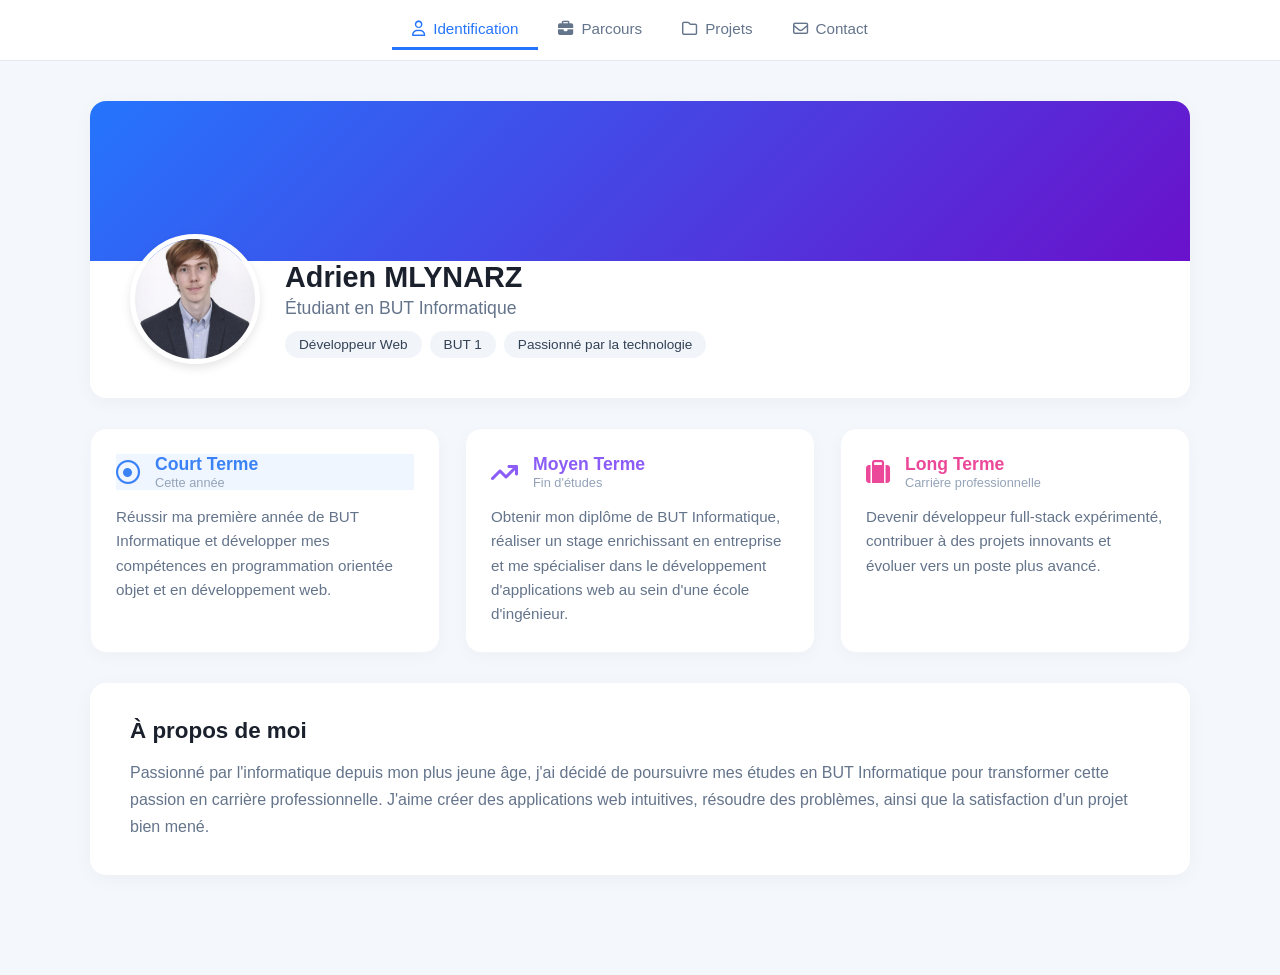
<file: index.html>
<!DOCTYPE html>
<html lang="fr">
<head>
    <meta charset="UTF-8">
    <meta name="viewport" content="width=device-width, initial-scale=1.0">
    <title>Portfolio - Jean Dupont</title>
    <link rel="stylesheet" href="style.css">
    <link rel="stylesheet" href="https://cdnjs.cloudflare.com/ajax/libs/font-awesome/6.4.0/css/all.min.css">
</head>
<body>

    <nav class="navbar">
        <a href="#" class="nav-item active"><i class="fa-regular fa-user"></i> Identification</a>
        <a href="parcours.html" class="nav-item"><i class="fa-solid fa-briefcase"></i> Parcours</a>
        <a href="projets.html" class="nav-item"><i class="fa-regular fa-folder"></i> Projets</a>
        <a href="contact.html" class="nav-item"><i class="fa-regular fa-envelope"></i> Contact</a>
    </nav>

    <main class="container">

        <header class="profile-card">
            <div class="banner"></div>
            <div class="profile-content">
                <div class="avatar-container">
                    <img src="additional/PFP.png" alt="Photo de Adrien" class="avatar">
                </div>
                <div class="profile-text">
                    <h1>Adrien MLYNARZ</h1>
                    <p class="subtitle">Étudiant en BUT Informatique</p>
                    <div class="tags">
                        <span class="tag">Développeur Web</span>
                        <span class="tag">BUT 1</span>
                        <span class="tag">Passionné par la technologie</span>
                    </div>
                </div>
            </div>
        </header>

        <section class="goals-grid">
            
            <div class="card">
                <div class="card-header text-blue">
                    <i class="fa-regular fa-circle-dot"></i>
                    <div>
                        <h3>Court Terme</h3>
                        <span class="timeframe">Cette année</span>
                    </div>
                </div>
                <p>Réussir ma première année de BUT Informatique et développer mes compétences en programmation orientée objet et en développement web.</p>
            </div>

            <div class="card">
                <div class="card-header text-purple">
                    <i class="fa-solid fa-arrow-trend-up"></i>
                    <div>
                        <h3>Moyen Terme</h3>
                        <span class="timeframe">Fin d'études</span>
                    </div>
                </div>
                <p>Obtenir mon diplôme de BUT Informatique, réaliser un stage enrichissant en entreprise et me spécialiser dans le développement d'applications web au sein d'une école d'ingénieur.</p>
            </div>

            <div class="card">
                <div class="card-header text-pink">
                    <i class="fa-solid fa-suitcase"></i>
                    <div>
                        <h3>Long Terme</h3>
                        <span class="timeframe">Carrière professionnelle</span>
                    </div>
                </div>
                <p>Devenir développeur full-stack expérimenté, contribuer à des projets innovants et évoluer vers un poste plus avancé.</p>
            </div>

        </section>

        <section class="about-section">
            <h2>À propos de moi</h2>
            <p>Passionné par l'informatique depuis mon plus jeune âge, j'ai décidé de poursuivre mes études en BUT Informatique pour transformer cette passion en carrière professionnelle. J'aime créer des applications web intuitives, résoudre des problèmes, ainsi que la satisfaction d'un projet bien mené.</p>
        </section>

    </main>

</body>
</html>
</file>
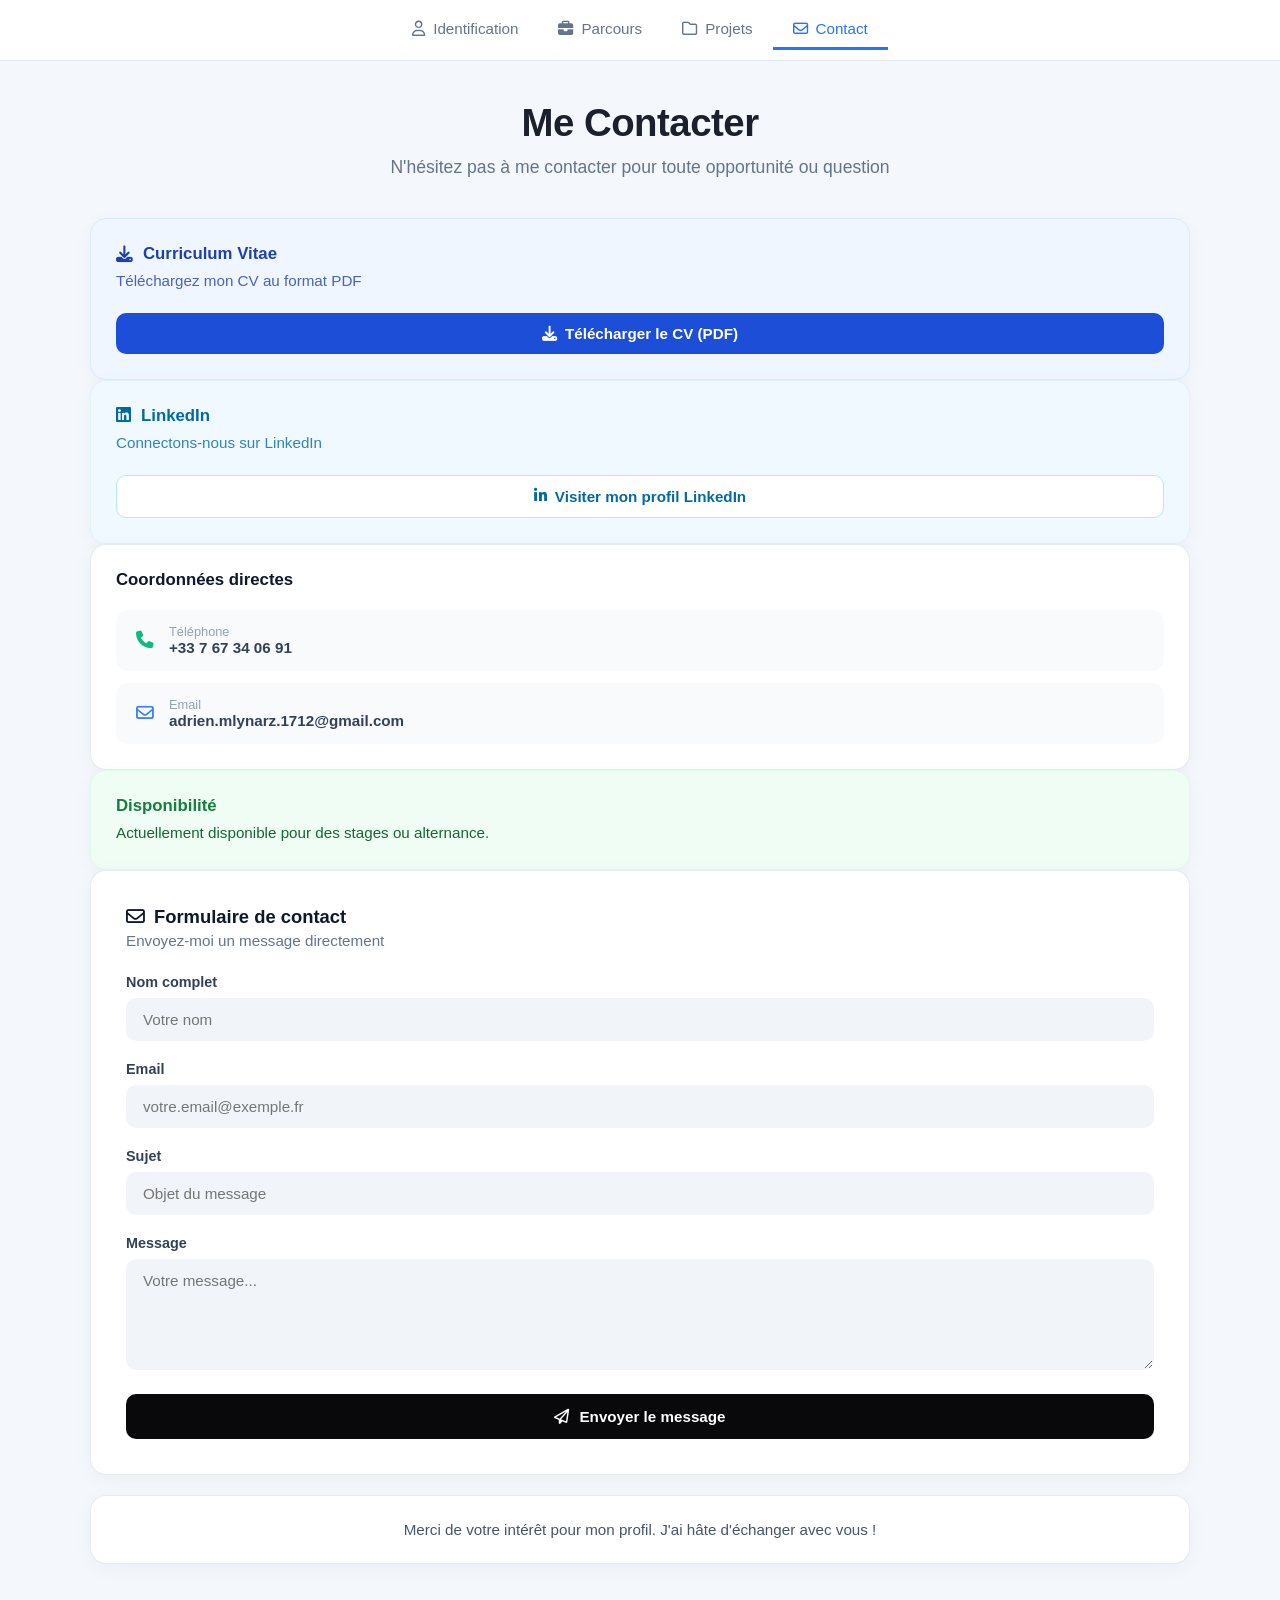
<file: contact.html>
<!DOCTYPE html>
<html lang="fr">
<head>
    <meta charset="UTF-8">
    <meta name="viewport" content="width=device-width, initial-scale=1.0">
    <title>Contact - Portfolio</title>
    <link rel="stylesheet" href="style.css">
    <link rel="stylesheet" href="https://cdnjs.cloudflare.com/ajax/libs/font-awesome/6.4.0/css/all.min.css">
</head>
<body>

    <nav class="navbar">
        <a href="index.html" class="nav-item"><i class="fa-regular fa-user"></i> Identification</a>
        <a href="parcours.html" class="nav-item"><i class="fa-solid fa-briefcase"></i> Parcours</a>
        <a href="projets.html" class="nav-item"><i class="fa-regular fa-folder"></i> Projets</a>
        <a href="#" class="nav-item active"><i class="fa-regular fa-envelope"></i> Contact</a>
    </nav>

    <main class="container">
        
        <header class="page-header">
            <h1>Me Contacter</h1>
            <p>N'hésitez pas à me contacter pour toute opportunité ou question</p>
        </header>

        <div class="contact-layout">
            
            <div class="info-card blue-theme">
                <h3><i class="fa-solid fa-download"></i> Curriculum Vitae</h3>
                <p>Téléchargez mon CV au format PDF</p>
                <a href="additional/MLYNARZAdrien_CV.pdf" target="_blank" class="btn btn-blue"><i class="fa-solid fa-download"></i> Télécharger le CV (PDF)</a>
            </div>

            <div class="info-card sky-theme">
                <h3><i class="fa-brands fa-linkedin"></i> LinkedIn</h3>
                <p>Connectons-nous sur LinkedIn</p>
                <a href="https://www.linkedin.com/in/adrien-mlynarz-b560553a9/" target="_blank" class="btn btn-outline-sky"><i class="fa-brands fa-linkedin-in"></i> Visiter mon profil LinkedIn</a>
            </div>

            <div class="info-card coords-card">
                <h3>Coordonnées directes</h3>
                
                <div class="coord-item">
                    <i class="fa-solid fa-phone icon-phone"></i>
                    <div>
                        <span class="label">Téléphone</span>
                        <span class="value">+33 7 67 34 06 91</span>
                    </div>
                </div>

                <div class="coord-item">
                    <i class="fa-regular fa-envelope icon-email"></i>
                    <div>
                        <span class="label">Email</span>
                        <span class="value">adrien.mlynarz.1712@gmail.com</span>
                    </div>
                </div>
            </div>

            <div class="info-card green-theme">
                <h3>Disponibilité</h3>
                <p>Actuellement disponible pour des stages ou alternance.</p>
            </div>

        </div>

        <section class="form-card">
                <h2><i class="fa-regular fa-envelope"></i> Formulaire de contact</h2>
                <p class="form-subtitle">Envoyez-moi un message directement</p>

                <form action="mailto:adrien.mlynarz.1712@gmail.com" method="post" enctype="text/plain">
                    <div class="form-group">
                        <label for="name">Nom complet</label>
                        <input type="text" id="name" placeholder="Votre nom" required>
                    </div>

                    <div class="form-group">
                        <label for="email">Email</label>
                        <input type="email" id="email" placeholder="votre.email@exemple.fr" required>
                    </div>

                    <div class="form-group">
                        <label for="subject">Sujet</label>
                        <input type="text" id="subject" placeholder="Objet du message" required>
                    </div>

                    <div class="form-group">
                        <label for="message">Message</label>
                        <textarea id="message" rows="5" placeholder="Votre message..." required></textarea>
                    </div>

                    <button type="submit" class="btn-submit">
                        <i class="fa-regular fa-paper-plane"></i> Envoyer le message
                    </button>
                </form>
            </section>


        <footer class="contact-footer">
            <p>Merci de votre intérêt pour mon profil. J'ai hâte d'échanger avec vous !</p>
        </footer>

    </main>

</body>
</html>
</file>
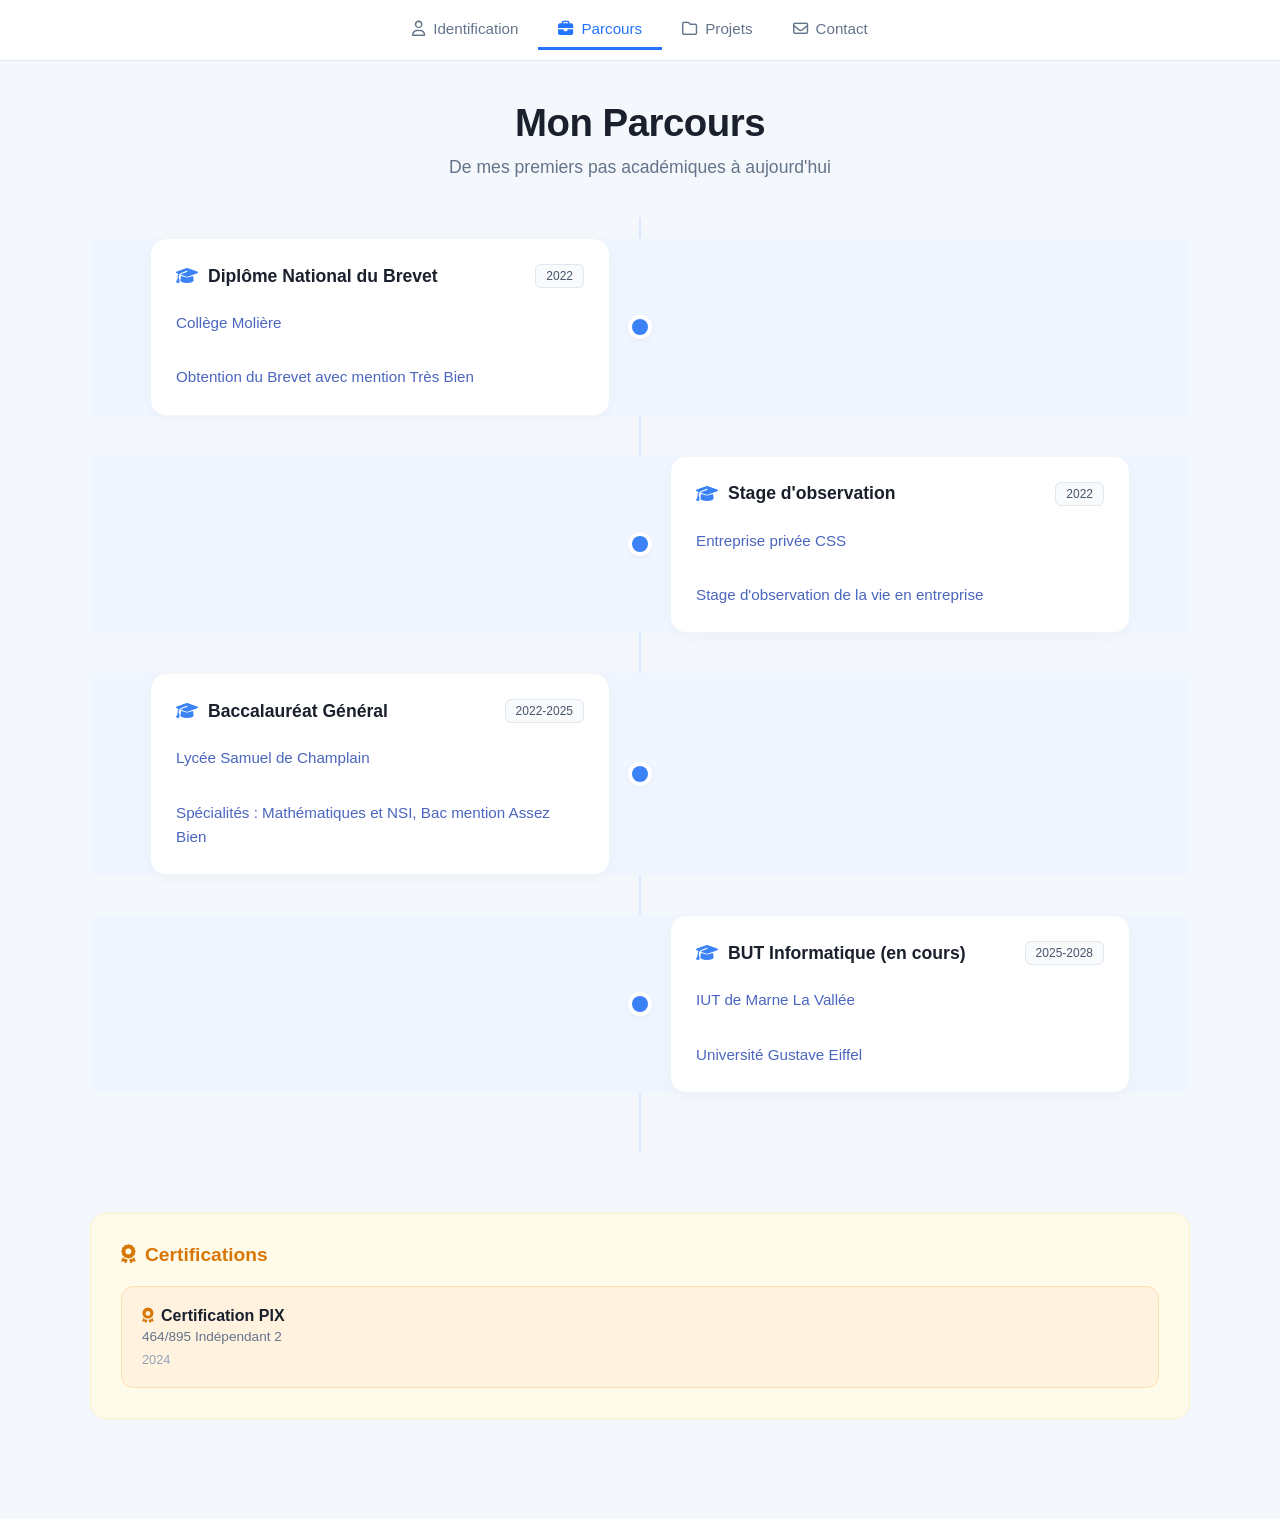
<file: parcours.html>
<!DOCTYPE html>
<html lang="fr">
<head>
    <meta charset="UTF-8">
    <meta name="viewport" content="width=device-width, initial-scale=1.0">
    <title>Mon Parcours - Portfolio</title>
    <link rel="stylesheet" href="style.css">
    <link rel="stylesheet" href="https://cdnjs.cloudflare.com/ajax/libs/font-awesome/6.4.0/css/all.min.css">
</head>
<body>

    <nav class="navbar">
        <a href="index.html" class="nav-item"><i class="fa-regular fa-user"></i> Identification</a>
        <a href="#" class="nav-item active"><i class="fa-solid fa-briefcase"></i> Parcours</a>
        <a href="projets.html" class="nav-item"><i class="fa-regular fa-folder"></i> Projets</a>
        <a href="contact.html" class="nav-item"><i class="fa-regular fa-envelope"></i> Contact</a>
    </nav>

    <main class="container">
        
        <header class="page-header">
            <h1>Mon Parcours</h1>
            <p>De mes premiers pas académiques à aujourd'hui</p>
        </header>

        <section class="timeline">
            
            <div class="timeline-item left blue-theme">
                <div class="timeline-dot"></div>
                <div class="card">
                    <div class="card-title-row">
                        <h2><i class="fa-solid fa-graduation-cap"></i> Diplôme National du Brevet</h2>
                        <span class="badge-year">2022</span>
                    </div>
                    <p class="institution">Collège Molière</p>
                    <p class="description">Obtention du Brevet avec mention Très Bien</p>
                </div>
            </div>
            
            <div class="timeline-item right blue-theme">
                <div class="timeline-dot"></div>
                <div class="card">
                    <div class="card-title-row">
                        <h2><i class="fa-solid fa-graduation-cap"></i> Stage d'observation</h2>
                        <span class="badge-year">2022</span>
                    </div>
                    <p class="institution">Entreprise privée CSS</p>
                    <p class="description">Stage d'observation de la vie en entreprise</p>
                </div>
            </div>

            <div class="timeline-item left blue-theme">
                <div class="timeline-dot"></div>
                <div class="card">
                    <div class="card-title-row">
                        <h2><i class="fa-solid fa-graduation-cap"></i> Baccalauréat Général</h2>
                        <span class="badge-year">2022-2025</span>
                    </div>
                    <p class="institution">Lycée Samuel de Champlain</p>
                    <p class="description">Spécialités : Mathématiques et NSI, Bac mention Assez Bien</p>
                </div>
            </div>

            <div class="timeline-item right blue-theme">
                <div class="timeline-dot"></div>
                <div class="card">
                    <div class="card-title-row">
                        <h2><i class="fa-solid fa-graduation-cap"></i> BUT Informatique (en cours)</h2>
                        <span class="badge-year">2025-2028</span>
                    </div>
                    <p class="institution">IUT de Marne La Vallée</p>
                    <p class="description">Université Gustave Eiffel</p>
                </div>
            </div>

        </section>

        <section class="certifications-section">
            <h2 class="section-title"><i class="fa-solid fa-award"></i> Certifications</h2>
            
            <div class="certifications-grid">
                
                <div class="certif-card">
                    <h3><i class="fa-solid fa-award"></i> Certification PIX</h3>
                    <p class="subtitle">464/895 Indépendant 2</p>
                    <p class="year">2024</p>
                </div>

            </div>
        </section>

    </main>

</body>
</html>
</file>
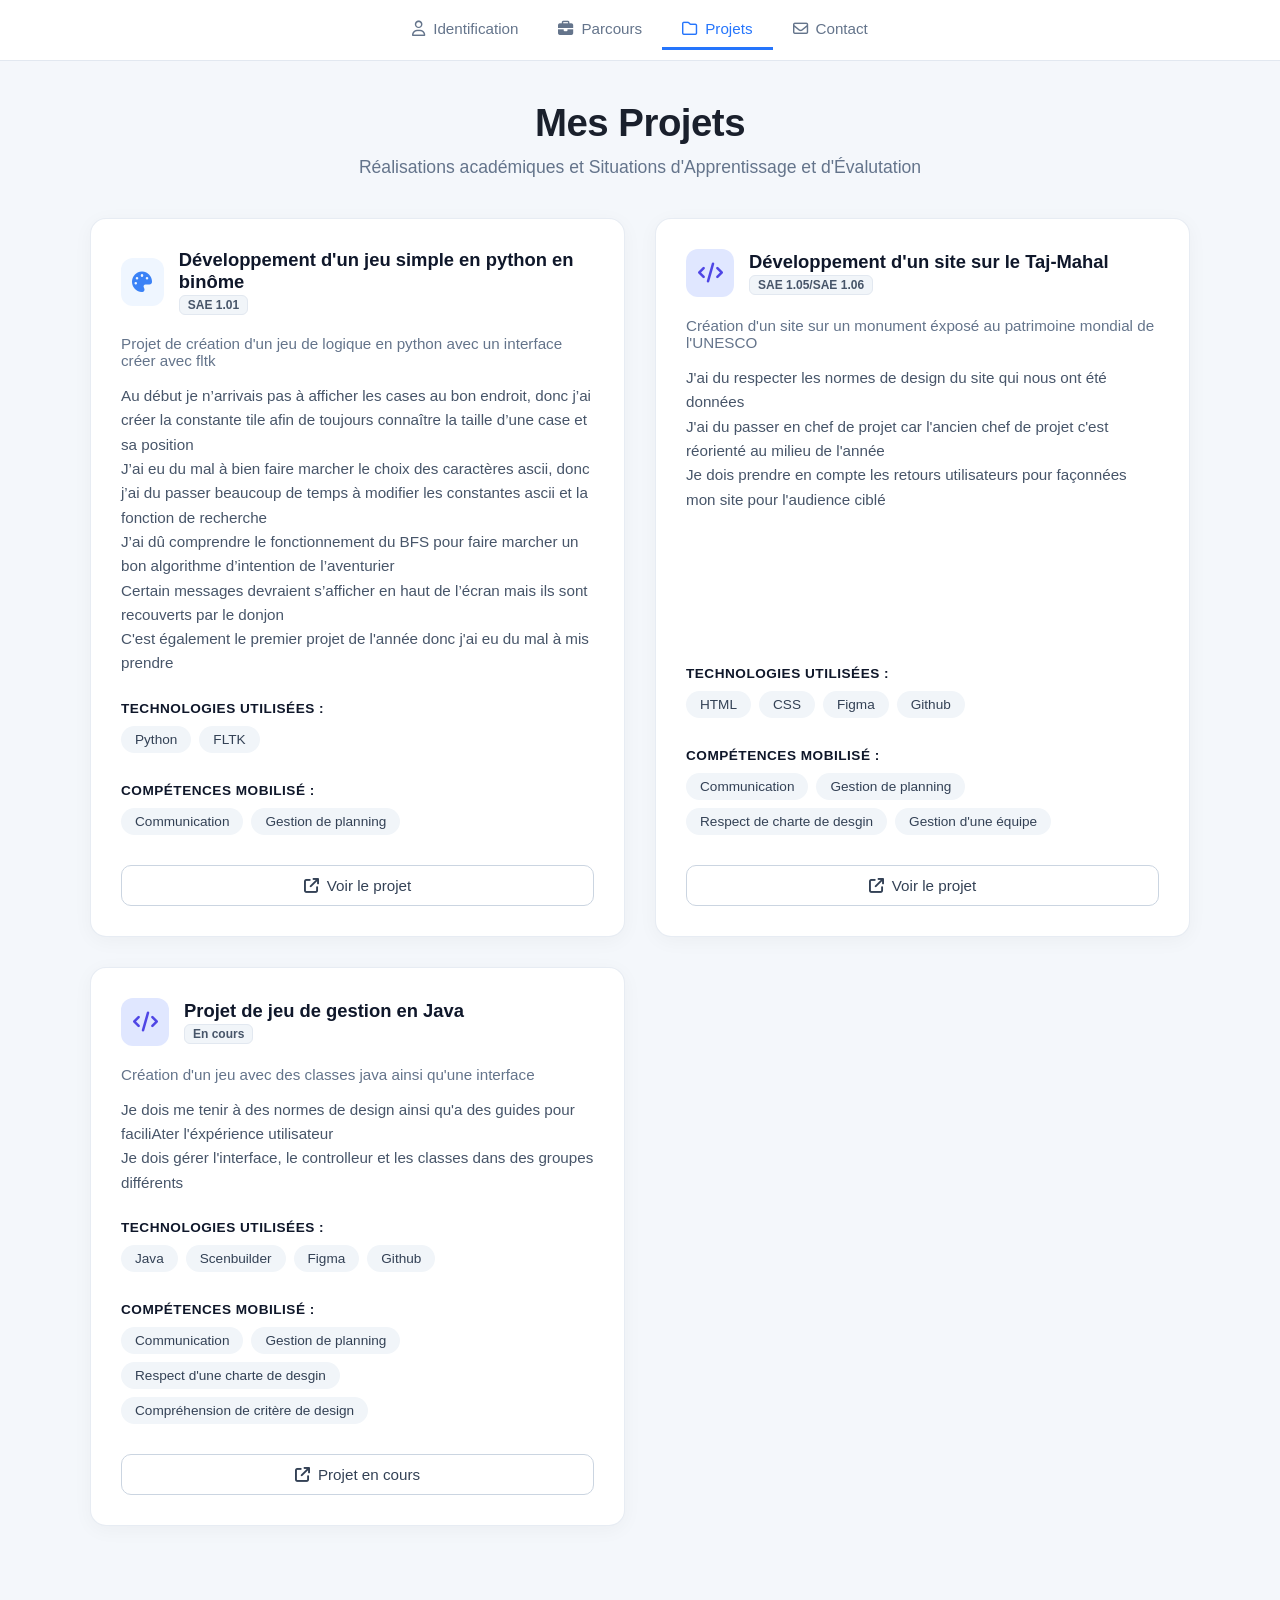
<file: projets.html>
<!DOCTYPE html>
<html lang="fr">
<head>
    <meta charset="UTF-8">
    <meta name="viewport" content="width=device-width, initial-scale=1.0">
    <title>Mes Projets - Portfolio</title>
    <link rel="stylesheet" href="style.css">
    <link rel="stylesheet" href="https://cdnjs.cloudflare.com/ajax/libs/font-awesome/6.4.0/css/all.min.css">
</head>
<body>

    <nav class="navbar">
        <a href="index.html" class="nav-item"><i class="fa-regular fa-user"></i> Identification</a>
        <a href="parcours.html" class="nav-item"><i class="fa-solid fa-briefcase"></i> Parcours</a>
        <a href="#" class="nav-item active"><i class="fa-regular fa-folder"></i> Projets</a>
        <a href="contact.html" class="nav-item"><i class="fa-regular fa-envelope"></i> Contact</a>
    </nav>

    <main class="container">
        
        <header class="page-header">
            <h1>Mes Projets</h1>
            <p>Réalisations académiques et Situations d'Apprentissage et d'Évalutation</p>
        </header>

        <section class="projects-grid">
            
            <div class="project-card">
                <div class="project-header">
                    <div class="icon-wrapper text-blue">
                        <i class="fa-solid fa-palette"></i>
                    </div>
                    <div>
                        <h2>Développement d'un jeu simple en python en binôme</h2>
                        <span class="sae-badge">SAE 1.01</span>
                    </div>
                </div>
                
                <p class="project-tagline">Projet de création d'un jeu de logique en python avec un interface créer avec fltk</p>
                <p class="project-desc">Au début je n’arrivais pas à afficher les cases au bon endroit, donc j’ai créer la constante tile afin de toujours connaître la taille d’une case et sa position<br>
                    J’ai eu du mal à bien faire marcher le choix des caractères ascii, donc j’ai du passer beaucoup de temps à modifier les constantes ascii et la fonction de recherche<br>
                    J’ai dû comprendre le fonctionnement du BFS pour faire marcher un bon algorithme d’intention de l’aventurier<br>
                    Certain messages devraient s’afficher en haut de l’écran mais ils sont recouverts par le donjon<br>
                    C'est également le premier projet de l'année donc j'ai eu du mal à mis prendre

                </p>
                
                <div class="tech-section">
                    <h3>Technologies utilisées :</h3>
                    <div class="tags">
                        <span class="tag">Python</span>
                        <span class="tag">FLTK</span>
                    </div>
                </div>
                <div class="tech-section">
                    <h3>Compétences mobilisé :</h3>
                    <div class="tags">
                        <span class="tag">Communication</span>
                        <span class="tag">Gestion de planning</span>
                    </div>
                </div>

                <a href="https://github.com/Rotaura/wall_is_you" target="_blank" class="btn-project"><i class="fa-solid fa-arrow-up-right-from-square"></i> Voir le projet</a>
            </div>

            <div class="project-card">
                <div class="project-header">
                    <div class="icon-wrapper text-indigo">
                        <i class="fa-solid fa-code"></i>
                    </div>
                    <div>
                        <h2>Développement d'un site sur le Taj-Mahal</h2>
                        <span class="sae-badge">SAE 1.05/SAE 1.06</span>
                    </div>
                </div>
                
                <p class="project-tagline">Création d'un site sur un monument éxposé au patrimoine mondial de l'UNESCO</p>
                <p class="project-desc">J'ai du respecter les normes de design du site qui nous ont été données<br>
                    J'ai du passer en chef de projet car l'ancien chef de projet c'est réorienté au milieu de l'année<br>
                    Je dois prendre en compte les retours utilisateurs pour façonnées mon site pour l'audience ciblé
                </p>
                
                <div class="tech-section">
                    <h3>Technologies utilisées :</h3>
                    <div class="tags">
                        <span class="tag">HTML</span>
                        <span class="tag">CSS</span>
                        <span class="tag">Figma</span>
                        <span class="tag">Github</span>
                    </div>
                </div>
                <div class="tech-section">
                    <h3>Compétences mobilisé :</h3>
                    <div class="tags">
                        <span class="tag">Communication</span>
                        <span class="tag">Gestion de planning</span>
                        <span class="tag">Respect de charte de desgin</span>
                        <span class="tag">Gestion d'une équipe</span>
                    </div>
                </div>

                <a href="https://rotaura.github.io/TajMahal-MCN/" target="_blank" class="btn-project"><i class="fa-solid fa-arrow-up-right-from-square"></i> Voir le projet</a>
            </div>

            <div class="project-card">
                <div class="project-header">
                    <div class="icon-wrapper text-indigo">
                        <i class="fa-solid fa-code"></i>
                    </div>
                    <div>
                        <h2>Projet de jeu de gestion en Java</h2>
                        <span class="sae-badge">En cours</span>
                    </div>
                </div>
                
                <p class="project-tagline">Création d'un jeu avec des classes java ainsi qu'une interface</p>
                <p class="project-desc">Je dois me tenir à des normes de design ainsi qu'a des guides pour faciliAter l'éxpérience utilisateur<br>
                Je dois gérer l'interface, le controlleur et les classes dans des groupes différents
                </p>
                
                <div class="tech-section">
                    <h3>Technologies utilisées :</h3>
                    <div class="tags">
                        <span class="tag">Java</span>
                        <span class="tag">Scenbuilder</span>
                        <span class="tag">Figma</span>
                        <span class="tag">Github</span>
                    </div>
                </div>
                <div class="tech-section">
                    <h3>Compétences mobilisé :</h3>
                    <div class="tags">
                        <span class="tag">Communication</span>
                        <span class="tag">Gestion de planning</span>
                        <span class="tag">Respect d'une charte de desgin</span>
                        <span class="tag">Compréhension de critère de design</span>

                    </div>
                </div>


                

                <a href="#" onclick="return false;" class="btn-project"><i class="fa-solid fa-arrow-up-right-from-square"></i> Projet en cours</a>
            </div>






        </section>
    </main>

</body>
</html>
</file>
<file: style.css>
/* Variables de couleur et réinitialisation */
:root {
    --bg-color: #f4f7fb;
    --card-bg: #ffffff;
    --text-main: #333333;
    --text-muted: #666666;
    --primary-gradient: linear-gradient(135deg, #2575fc 0%, #6a11cb 100%);
    --border-radius: 16px;
    --shadow: 0 4px 20px rgba(0, 0, 0, 0.05);
}

* {
    box-sizing: border-box;
    margin: 0;
    padding: 0;
    font-family: 'Segoe UI', Tahoma, Geneva, Verdana, sans-serif;
}

body {
    background-color: var(--bg-color);
    color: var(--text-main);
    padding-bottom: 50px;
}

/* Barre de Navigation */
.navbar {
    display: flex;
    justify-content: center;
    background-color: var(--card-bg);
    border-bottom: 1px solid #e2e8f0;
    padding: 10px 0;
    position: sticky;
    top: 0;
    z-index: 100;
}

.nav-item {
    text-decoration: none;
    color: var(--text-muted);
    padding: 10px 20px;
    font-weight: 500;
    font-size: 0.95rem;
    display: flex;
    align-items: center;
    gap: 8px;
    border-bottom: 3px solid transparent;
    transition: all 0.3s ease;
}

.nav-item:hover, .nav-item.active {
    color: #2575fc;
    border-bottom-color: #2575fc;
}

/* Conteneur Principal */
.container {
    max-width: 1100px;
    margin: 40px auto;
    padding: 0 20px;
}

/* Carte de Profil Principal */
.profile-card {
    background-color: var(--card-bg);
    border-radius: var(--border-radius);
    overflow: hidden;
    box-shadow: var(--shadow);
    margin-bottom: 30px;
}

.banner {
    height: 160px;
    background: var(--primary-gradient);
}

.profile-content {
    display: flex;
    padding: 0 40px 30px 40px;
    position: relative;
    align-items: flex-end;
}

.avatar-container {
    margin-top: -60px;
    margin-right: 25px;
}

.avatar {
    width: 130px;
    height: 130px;
    border-radius: 50%;
    border: 5px solid var(--card-bg);
    object-fit: cover;
    box-shadow: 0 4px 10px rgba(0,0,0,0.1);
    background-color: #ccc;
}

.profile-text {
    margin-bottom: 10px;
}

.profile-text h1 {
    font-size: 1.8rem;
    color: #1a202c;
}

.subtitle {
    color: var(--text-muted);
    font-size: 1.1rem;
    margin: 4px 0 12px 0;
}

/* Badges / Tags */
.tags {
    display: flex;
    gap: 8px;
    flex-wrap: wrap;
}

.tag {
    background-color: #f1f5f9;
    color: #475569;
    padding: 6px 14px;
    border-radius: 20px;
    font-size: 0.85rem;
    font-weight: 500;
}

/* Grille d'objectifs (3 colonnes) */
.goals-grid {
    display: grid;
    grid-template-columns: repeat(auto-fit, minmax(300px, 1fr));
    gap: 25px;
    margin-bottom: 30px;
}

.card {
    background-color: var(--card-bg);
    border-radius: var(--border-radius);
    padding: 25px;
    box-shadow: var(--shadow);
    display: flex;
    flex-direction: column;
    gap: 15px;
}

.card-header {
    display: flex;
    align-items: center;
    gap: 15px;
}

.card-header i {
    font-size: 1.5rem;
}

.card-header h3 {
    font-size: 1.1rem;
    font-weight: 600;
}

.timeframe {
    font-size: 0.8rem;
    color: #94a3b8;
    display: block;
}

.card p {
    color: var(--text-muted);
    font-size: 0.95rem;
    line-height: 1.6;
}

/* Couleurs spécifiques aux icônes des objectifs */
.text-blue { color: #3b82f6; }
.text-purple { color: #8b5cf6; }
.text-pink { color: #ec4899; }

/* Section À Propos */
.about-section {
    background-color: var(--card-bg);
    border-radius: var(--border-radius);
    padding: 35px 40px;
    box-shadow: var(--shadow);
}

.about-section h2 {
    font-size: 1.4rem;
    margin-bottom: 15px;
    color: #1a202c;
}

.about-section p {
    color: var(--text-muted);
    line-height: 1.7;
    font-size: 1rem;
}

/* Adaptabilité Mobile (Responsiveness) */
@media (max-width: 768px) {
    .profile-content {
        flex-direction: column;
        align-items: center;
        text-align: center;
        padding: 0 20px 25px 20px;
    }

    .avatar-container {
        margin-right: 0;
        margin-bottom: 15px;
    }

    .tags {
        justify-content: center;
    }
    
    .navbar {
        font-size: 0.85rem;
    }
}


/* Variables globales de design */
:root {
    --bg-color: #f4f7fb;
    --card-bg: #ffffff;
    --text-main: #1a202c;
    --text-muted: #64748b;
    --timeline-line-color: #cbd5e1;
    
    /* Thèmes couleur */
    --blue-primary: #3b82f6;
    --green-primary: #10b981;
    --orange-primary: #d97706;
    --orange-bg: #fffbeb;
    --orange-border: #fef3c7;
}

* {
    box-sizing: border-box;
    margin: 0;
    padding: 0;
    font-family: 'Segoe UI', Tahoma, Geneva, Verdana, sans-serif;
}

body {
    background-color: var(--bg-color);
    color: var(--text-main);
    padding-bottom: 60px;
}

/* Barre de Navigation */
.navbar {
    display: flex;
    justify-content: center;
    background-color: var(--card-bg);
    border-bottom: 1px solid #e2e8f0;
    padding: 10px 0;
    position: sticky;
    top: 0;
    z-index: 100;
}

.nav-item {
    text-decoration: none;
    color: var(--text-muted);
    padding: 10px 20px;
    font-weight: 500;
    font-size: 0.95rem;
    display: flex;
    align-items: center;
    gap: 8px;
    border-bottom: 3px solid transparent;
    transition: all 0.3s ease;
}

.nav-item:hover, .nav-item.active {
    color: #2575fc;
    border-bottom-color: #2575fc;
}

/* Conteneur Principal */
.container {
    max-width: 1100px;
    margin: 40px auto;
    padding: 0 20px;
}

/* En-tête de la page */
.page-header {
    text-align: center;
    margin-bottom: 50px;
}

.page-header h1 {
    font-size: 2.2rem;
    font-weight: 600;
    margin-bottom: 10px;
}

.page-header p {
    color: var(--text-muted);
    font-size: 1.1rem;
}

/* --- SYSTEME DE LA FRISE (TIMELINE) --- */
.timeline {
    position: relative;
    margin: 0 auto;
    padding: 20px 0;
}

/* La ligne centrale */
.timeline::before {
    content: '';
    position: absolute;
    width: 2px;
    background-color: #dbeafe; /* Ligne bleu-violet très clair */
    top: 0;
    bottom: 0;
    left: 50%;
    transform: translateX(-50%);
}

/* Structure d'une ligne de la frise */
.timeline-item {
    display: grid;
    grid-template-columns: 1fr 1fr;
    gap: 60px;
    position: relative;
    margin-bottom: 40px;
    align-items: center;
}

/* Gestion de l'alignement Gauche / Droite */
.timeline-item.left .card {
    grid-column: 1;
    justify-self: end;
}

.timeline-item.right .card {
    grid-column: 2;
    justify-self: start;
}

/* Les puces (points) sur la ligne centrale */
.timeline-dot {
    position: absolute;
    width: 16px;
    height: 16px;
    border-radius: 50%;
    background-color: #fff;
    left: 50%;
    top: 50%;
    transform: translate(-50%, -50%);
    z-index: 2;
    box-shadow: 0 0 0 4px #fff, 0 2px 8px rgba(0,0,0,0.15);
}

/* Thèmes couleur des puces dynamiques */
.blue-theme .timeline-dot { background-color: var(--blue-primary); }
.green-theme .timeline-dot { background-color: var(--green-primary); }

/* Cartes d'affichage des événements */
.card {
    background-color: var(--card-bg);
    border-radius: 16px;
    padding: 25px;
    width: 100%;
    max-width: 460px;
    box-shadow: 0 4px 15px rgba(0, 0, 0, 0.03);
    border: 1px solid #f1f5f9;
    transition: transform 0.2s ease;
}

.card:hover {
    transform: translateY(-2px);
}

.card-title-row {
    display: flex;
    justify-content: space-between;
    align-items: center;
    gap: 15px;
    margin-bottom: 8px;
}

.card h2 {
    font-size: 1.1rem;
    font-weight: 600;
    display: flex;
    align-items: center;
    gap: 10px;
}

/* Attribution des couleurs d'icônes selon le thème */
.blue-theme .card h2 i { color: var(--blue-primary); }
.green-theme .card h2 i { color: var(--green-primary); }

/* Badge de l'année */
.badge-year {
    background-color: #f8fafc;
    border: 1px solid #e2e8f0;
    color: #475569;
    padding: 4px 10px;
    border-radius: 6px;
    font-size: 0.75rem;
    font-weight: 500;
    white-space: nowrap;
}

.institution {
    color: #94a3b8;
    font-size: 0.95rem;
    margin-bottom: 15px;
}

.description {
    color: #475569;
    font-size: 0.95rem;
    line-height: 1.5;
}

/* --- SECTION CERTIFICATIONS --- */
.certifications-section {
    background-color: var(--orange-bg);
    border: 1px solid var(--orange-border);
    border-radius: 16px;
    padding: 30px;
    margin-top: 60px;
}

.section-title {
    font-size: 1.2rem;
    color: var(--orange-primary);
    margin-bottom: 20px;
    display: flex;
    align-items: center;
    gap: 10px;
}

.certifications-grid {
    display: grid;
    grid-template-columns: repeat(auto-fit, minmax(250px, 1fr));
    gap: 20px;
}

.certif-card {
    background-color: #fff3e0; /* Fond beige/jaune très clair */
    border: 1px solid #ffe0b2;
    border-radius: 12px;
    padding: 20px;
}

.certif-card h3 {
    font-size: 1rem;
    font-weight: 600;
    color: #1a202c;
    display: flex;
    align-items: center;
    gap: 8px;
    margin-bottom: 4px;
}

.certif-card h3 i {
    color: var(--orange-primary);
    font-size: 0.95rem;
}

.certif-card .subtitle {
    color: var(--text-muted);
    font-size: 0.85rem;
    margin-bottom: 8px;
}

.certif-card .year {
    color: #94a3b8;
    font-size: 0.8rem;
}

/* --- RESPONSIVE DESIGN (MOBILE) --- */
@media (max-width: 768px) {
    /* Sur mobile, on pousse la ligne tout à gauche */
    .timeline::before {
        left: 20px;
    }

    .timeline-item {
        grid-template-columns: 1fr;
        gap: 0;
        padding-left: 50px;
    }

    .timeline-item.left .card, 
    .timeline-item.right .card {
        grid-column: 1;
        justify-self: start;
        max-width: 100%;
    }

    /* Recalage des puces sur la ligne de gauche */
    .timeline-dot {
        left: 20px;
        top: 30px;
        transform: translate(-50%, 0);
    }
}

/* Variables globales */
:root {
    --bg-color: #f4f7fb;
    --card-bg: #ffffff;
    --text-main: #1a202c;
    --text-muted: #64748b;
    --border-color: #e2e8f0;
    --border-radius: 20px;
    --shadow: 0 4px 20px rgba(0, 0, 0, 0.04);
}

* {
    box-sizing: border-box;
    margin: 0;
    padding: 0;
    font-family: 'Segoe UI', Tahoma, Geneva, Verdana, sans-serif;
}

body {
    background-color: var(--bg-color);
    color: var(--text-main);
    padding-bottom: 60px;
}

/* Barre de Navigation */
.navbar {
    display: flex;
    justify-content: center;
    background-color: var(--card-bg);
    border-bottom: 1px solid var(--border-color);
    padding: 10px 0;
    position: sticky;
    top: 0;
    z-index: 100;
}

.nav-item {
    text-decoration: none;
    color: var(--text-muted);
    padding: 10px 20px;
    font-weight: 500;
    font-size: 0.95rem;
    display: flex;
    align-items: center;
    gap: 8px;
    border-bottom: 3px solid transparent;
    transition: all 0.3s ease;
}

.nav-item:hover, .nav-item.active {
    color: #2575fc;
    border-bottom-color: #2575fc;
}

/* Conteneur Principal */
.container {
    max-width: 1140px;
    margin: 40px auto;
    padding: 0 20px;
}

/* En-tête de la page */
.page-header {
    text-align: center;
    margin-bottom: 50px;
}

.page-header h1 {
    font-size: 2.4rem;
    font-weight: 600;
    margin-bottom: 12px;
    letter-spacing: -0.5px;
}

.page-header p {
    color: var(--text-muted);
    font-size: 1.1rem;
}

/* Grille des cartes */
.projects-grid {
    display: grid;
    grid-template-columns: repeat(auto-fit, minmax(450px, 1fr));
    gap: 30px;
}

/* Style de la carte projet */
.project-card {
    background-color: var(--card-bg);
    border-radius: var(--border-radius);
    padding: 30px;
    box-shadow: var(--shadow);
    border: 1px solid rgba(226, 232, 240, 0.8);
    display: flex;
    flex-direction: column;
}

/* En-tête interne de la carte */
.project-header {
    display: flex;
    align-items: center;
    gap: 15px;
    margin-bottom: 20px;
}

.icon-wrapper {
    width: 48px;
    height: 48px;
    border-radius: 12px;
    display: flex;
    align-items: center;
    justify-content: center;
    font-size: 1.25rem;
}

/* Fonds légers pour les icônes */
.text-blue { background-color: #eff6ff; color: #3b82f6; }
.text-indigo { background-color: #e0e7ff; color: #4f46e5; }

.project-header h2 {
    font-size: 1.15rem;
    font-weight: 600;
    color: #0f172a;
    margin-bottom: 2px;
}

/* Badge SAÉ */
.sae-badge {
    display: inline-block;
    background-color: #f1f5f9;
    border: 1px solid var(--border-color);
    color: #475569;
    padding: 2px 8px;
    border-radius: 6px;
    font-size: 0.75rem;
    font-weight: 600;
}

/* Contenu textuel */
.project-tagline {
    font-size: 0.95rem;
    color: var(--text-muted);
    margin-bottom: 15px;
}

.project-desc {
    font-size: 0.95rem;
    color: #475569;
    line-height: 1.6;
    margin-bottom: 25px;
    flex-grow: 1; /* Permet d'aligner les boutons en bas si les textes ont des tailles différentes */
}

/* Section techno */
.tech-section {
    margin-bottom: 30px;
}

.tech-section h3 {
    font-size: 0.85rem;
    font-weight: 600;
    color: #0f172a;
    margin-bottom: 10px;
    text-transform: uppercase;
    letter-spacing: 0.5px;
}

.tags {
    display: flex;
    gap: 8px;
    flex-wrap: wrap;
}

.tag {
    background-color: #f1f5f9;
    color: #334155;
    padding: 6px 14px;
    border-radius: 20px;
    font-size: 0.85rem;
    font-weight: 500;
}

/* Bouton Voir le projet */
.btn-project {
    display: flex;
    align-items: center;
    justify-content: center;
    gap: 8px;
    text-decoration: none;
    color: #334155;
    border: 1px solid #cbd5e1;
    padding: 11px;
    border-radius: 10px;
    font-size: 0.95rem;
    font-weight: 500;
    transition: background-color 0.2s, border-color 0.2s;
}

.btn-project:hover {
    background-color: #f8fafc;
    border-color: #94a3b8;
}

/* Version mobile */
@media (max-width: 640px) {
    .projects-grid {
        grid-template-columns: 1fr;
    }
    
    .project-card {
        padding: 20px;
    }
}

/* Variables */
:root {
    --bg-color: #f4f7fb;
    --card-bg: #ffffff;
    --text-main: #1a202c;
    --text-muted: #64748b;
    --input-bg: #f1f5f9;
    --border-radius: 16px;
    --shadow: 0 4px 20px rgba(0, 0, 0, 0.04);
}

* {
    box-sizing: border-box;
    margin: 0;
    padding: 0;
    font-family: 'Segoe UI', Tahoma, Geneva, Verdana, sans-serif;
}

body {
    background-color: var(--bg-color);
    color: var(--text-main);
    padding-bottom: 60px;
}

/* Barre de Navigation */
.navbar {
    display: flex;
    justify-content: center;
    background-color: var(--card-bg);
    border-bottom: 1px solid #e2e8f0;
    padding: 10px 0;
    position: sticky;
    top: 0;
    z-index: 100;
}

.nav-item {
    text-decoration: none;
    color: var(--text-muted);
    padding: 10px 20px;
    font-weight: 500;
    font-size: 0.95rem;
    display: flex;
    align-items: center;
    gap: 8px;
    border-bottom: 3px solid transparent;
    transition: all 0.3s ease;
}

.nav-item:hover, .nav-item.active {
    color: #2575fc;
    border-bottom-color: #2575fc;
}

/* Conteneur Principal */
.container {
    max-width: 1140px;
    margin: 40px auto;
    padding: 0 20px;
}

/* En-tête */
.page-header {
    text-align: center;
    margin-bottom: 40px;
}

.page-header h1 {
    font-size: 2.4rem;
    font-weight: 600;
    margin-bottom: 12px;
}

.page-header p {
    color: var(--text-muted);
    font-size: 1.1rem;
}

/* Disposition Grille (2 colonnes asymétriques) */
.contact-grid {
    display: grid;
    grid-template-columns: 1fr 1.2fr;
    gap: 30px;
    align-items: start;
}

.contact-info-column {
    display: flex;
    flex-direction: column;
    gap: 25px;
}

/* Style de base des cartes d'informations */
.info-card {
    background-color: var(--card-bg);
    border-radius: var(--border-radius);
    padding: 25px;
    box-shadow: var(--shadow);
    border: 1px solid rgba(226, 232, 240, 0.8);
}

.info-card h3 {
    font-size: 1.05rem;
    font-weight: 600;
    margin-bottom: 6px;
    display: flex;
    align-items: center;
    gap: 10px;
}

.info-card p {
    color: var(--text-muted);
    font-size: 0.95rem;
    margin-bottom: 20px;
    line-height: 1.5;
}

/* Thématique Bleue (CV) */
.blue-theme {
    background-color: #eff6ff;
    border-color: #dbeafe;
}
.blue-theme h3 { color: #1e40af; }
.blue-theme p { color: #1e40af; opacity: 0.8; }

/* Thématique Ciel (LinkedIn) */
.sky-theme {
    background-color: #f0f9ff;
    border-color: #e0f2fe;
}
.sky-theme h3 { color: #0369a1; }
.sky-theme p { color: #0369a1; opacity: 0.8; }

/* Thématique Verte (Dispo) */
.green-theme {
    background-color: #f0fdf4;
    border-color: #dcfce7;
}
.green-theme h3 { color: #15803d; }
.green-theme p { color: #166534; margin-bottom: 0; }

/* Boutons des cartes de gauche */
.btn {
    display: flex;
    align-items: center;
    justify-content: center;
    gap: 8px;
    text-decoration: none;
    padding: 12px;
    border-radius: 10px;
    font-size: 0.95rem;
    font-weight: 600;
    width: 100%;
    transition: all 0.2s ease;
}

.btn-blue {
    background-color: #1d4ed8;
    color: #ffffff;
}
.btn-blue:hover { background-color: #1e40af; }

.btn-outline-sky {
    background-color: #ffffff;
    color: #0369a1;
    border: 1px solid #bae6fd;
}
.btn-outline-sky:hover {
    background-color: #f8fafc;
    border-color: #7dd3fc;
}

/* Coordonnées Directes */
.coords-card h3 {
    color: #0f172a;
    margin-bottom: 20px;
}

.coord-item {
    display: flex;
    align-items: center;
    gap: 15px;
    background-color: #f8fafc;
    padding: 14px 20px;
    border-radius: 12px;
    margin-bottom: 12px;
}

.coord-item:last-child { margin-bottom: 0; }

.coord-item i {
    font-size: 1.1rem;
}
.icon-phone { color: #10b981; }
.icon-email { color: #3b82f6; }

.coord-item .label {
    display: block;
    font-size: 0.8rem;
    color: #94a3b8;
}

.coord-item .value {
    font-size: 0.95rem;
    font-weight: 600;
    color: #334155;
}

/* --- LE FORMULAIRE (COLONNE DROITE) --- */
.form-card {
    background-color: var(--card-bg);
    border-radius: var(--border-radius);
    padding: 35px;
    box-shadow: var(--shadow);
    border: 1px solid rgba(226, 232, 240, 0.8);
}

.form-card h2 {
    font-size: 1.15rem;
    font-weight: 600;
    color: #0f172a;
    display: flex;
    align-items: center;
    gap: 10px;
    margin-bottom: 4px;
}

.form-subtitle {
    font-size: 0.95rem;
    color: var(--text-muted);
    margin-bottom: 25px;
}

.form-group {
    margin-bottom: 20px;
}

.form-group label {
    display: block;
    font-size: 0.9rem;
    font-weight: 600;
    color: #334155;
    margin-bottom: 8px;
}

.form-group input, 
.form-group textarea {
    width: 100%;
    background-color: var(--input-bg);
    border: 1px solid transparent;
    border-radius: 10px;
    padding: 12px 16px;
    font-size: 0.95rem;
    color: var(--text-main);
    outline: none;
    transition: all 0.2s ease;
}

.form-group input:focus, 
.form-group textarea:focus {
    background-color: #ffffff;
    border-color: #cbd5e1;
    box-shadow: 0 0 0 4px rgba(241, 245, 249, 0.8);
}

/* Bouton de soumission (Noir/Bleu nuit très foncé) */
.btn-submit {
    width: 100%;
    background-color: #09090b;
    color: #ffffff;
    border: none;
    padding: 14px;
    border-radius: 10px;
    font-size: 0.95rem;
    font-weight: 600;
    cursor: pointer;
    display: flex;
    align-items: center;
    justify-content: center;
    gap: 10px;
    margin-top: 10px;
    transition: background-color 0.2s ease;
}

.btn-submit:hover {
    background-color: #18181b;
}

/* Pied de page / Message final */
.contact-footer {
    grid-column: span 2;
    background-color: var(--card-bg);
    border-radius: var(--border-radius);
    padding: 25px;
    text-align: center;
    box-shadow: var(--shadow);
    border: 1px solid rgba(226, 232, 240, 0.8);
    margin-top: 20px;
}

.contact-footer p {
    color: #475569;
    font-size: 0.95rem;
    font-weight: 500;
}

/* --- RESPONSIVE DESIGN --- */
@media (max-width: 850px) {
    .contact-grid {
        grid-template-columns: 1fr;
    }
    
    .contact-footer {
        grid-column: span 1;
    }
}
</file>
